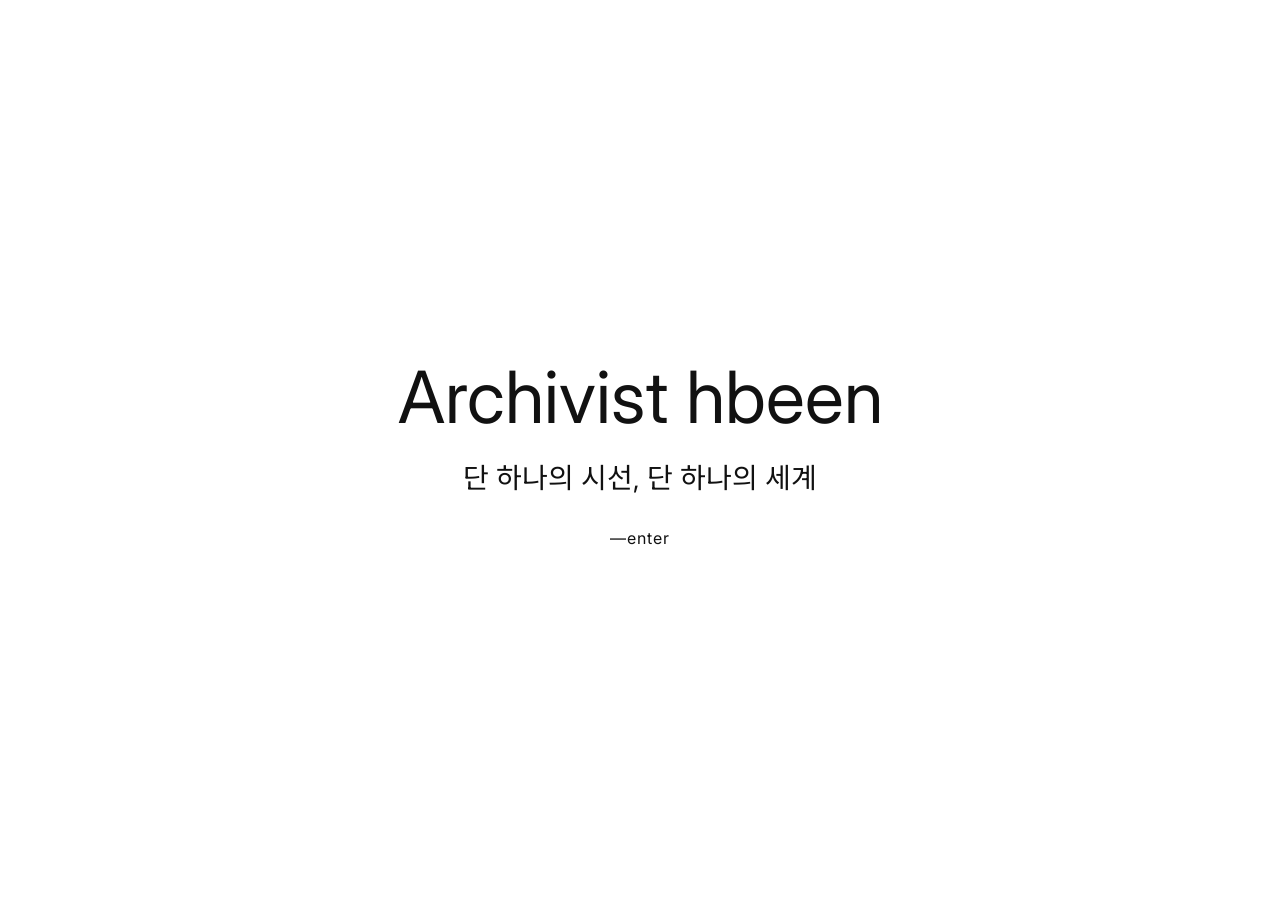
<file: index.html>
<!DOCTYPE html>
<html lang="ko">
    <head>
     <meta charset="UTF-8">
     <title>Archivist hbeen</title>
     <link rel="preconnect" href="https://fonts.googleapis.com">
     <link rel="preconnect" href="https://fonts.gstatic.com" crossorigin>
     <link href="https://fonts.googleapis.com/css2?family=Inter:wght@300;400;500&family=Noto+Sans+KR:wght@300;400;500&display=swap" rel="stylesheet">
     <link rel="stylesheet" href="intro.css">
    </head>
    <body>

        <a class="intro-wrap" href="main.html">
            <h1 class="intro-title">Archivist hbeen</h1>
            <p class="intro-sub">단 하나의 시선, 단 하나의 세계</p>
            <span class="intro-enter">―enter</span>
        </a>
    </body>
</html>
</file>
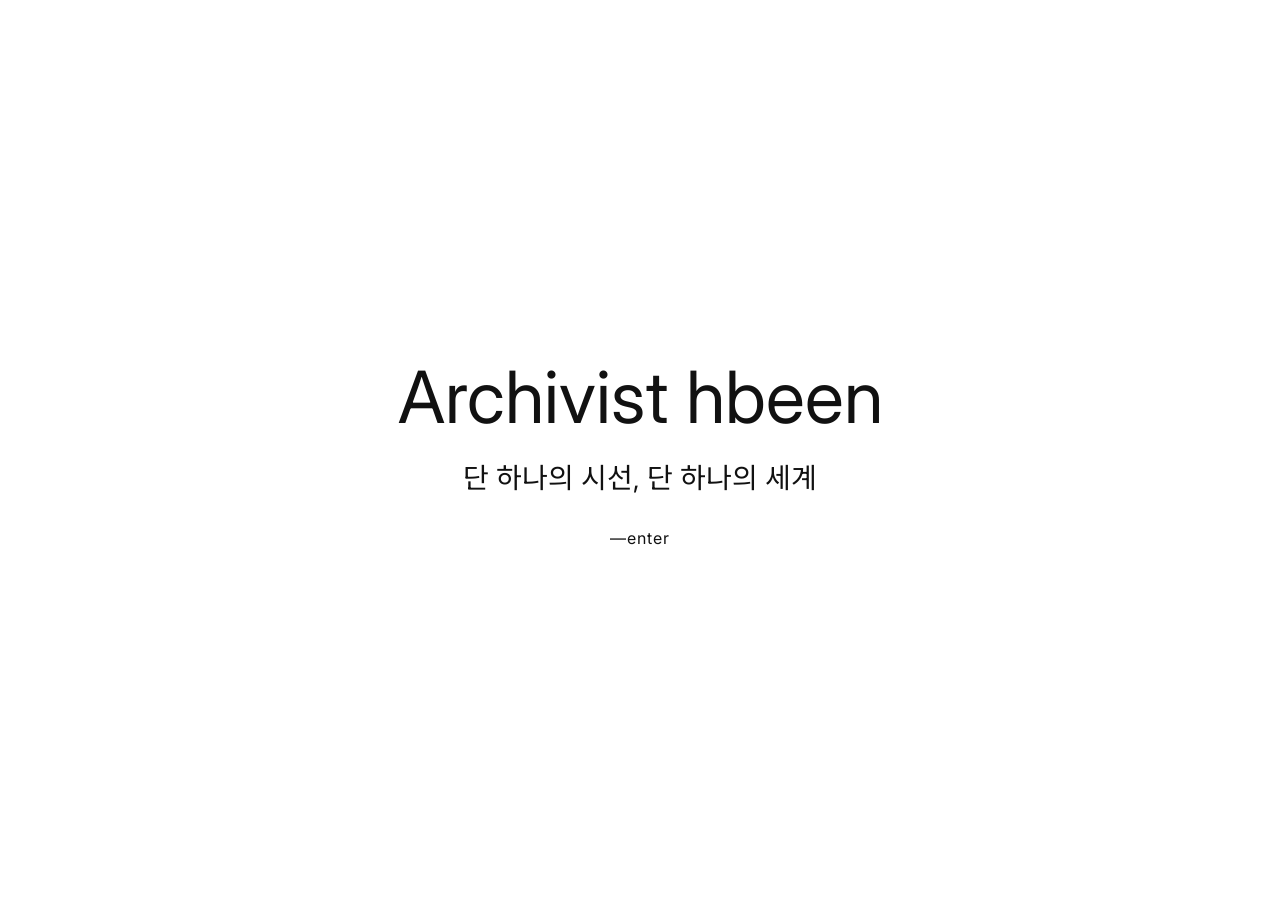
<file: intro.html>
<!DOCTYPE html>
<html lang="ko">
    <head>
     <meta charset="UTF-8">
     <title>Archivist hbeen</title>
     <link rel="preconnect" href="https://fonts.googleapis.com">
     <link rel="preconnect" href="https://fonts.gstatic.com" crossorigin>
     <link href="https://fonts.googleapis.com/css2?family=Inter:wght@300;400;500&family=Noto+Sans+KR:wght@300;400;500&display=swap" rel="stylesheet">
     <link rel="stylesheet" href="intro.css">
    </head>
    <body>

        <a class="intro-wrap" href="index.html">
            <h1 class="intro-title">Archivist hbeen</h1>
            <p class="intro-sub">단 하나의 시선, 단 하나의 세계</p>
            <span class="intro-enter">―enter</span>
        </a>
    </body>
</html>
</file>
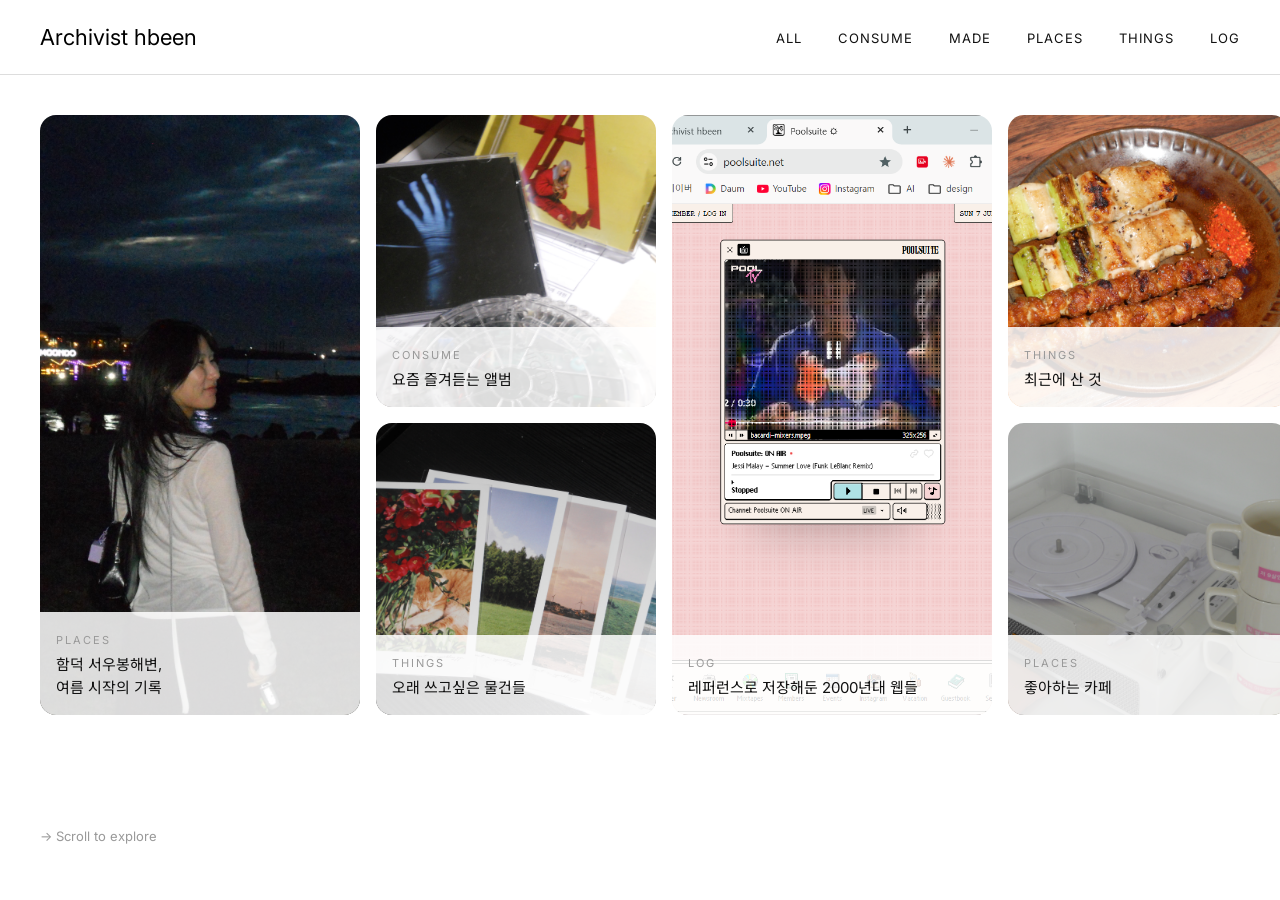
<file: main.html>
<!DOCTYPE html>
<html lang="ko">
<head>
  <meta charset="UTF-8">
  <title>Archivist hbeen</title>
  <link rel="preconnect" href="https://fonts.googleapis.com">
  <link rel="preconnect" href="https://fonts.gstatic.com" crossorigin>
  <link href="https://fonts.googleapis.com/css2?family=Inter:wght@300;400;500&family=Noto+Sans+KR:wght@300;400;500&display=swap" rel="stylesheet">
  <link rel="stylesheet" href="style.css">
</head>
<body>

  <header>
    <h1 class="logo">Archivist hbeen</h1>
    <nav>
      <a href="#" data-category="all">ALL</a>
      <a href="#" data-category="CONSUME">CONSUME</a>
      <a href="#" data-category="MADE">MADE</a>
      <a href="#" data-category="PLACES">PLACES</a>
      <a href="#" data-category="THINGS">THINGS</a>
      <a href="#" data-category="LOG">LOG</a>
    </nav>
  </header>

  <div class="card-area">

    <div class="card card-big card-1">
      <div class="card-info-overlay">
        <span class="tag">PLACES</span>
        <p class="title">함덕 서우봉해변,<br>여름 시작의 기록</p>
      </div>
    </div>

    <div class="card-column">
      <div class="card card-small card-2">
        <div class="card-info-overlay">
          <span class="tag">CONSUME</span>
          <p class="title">요즘 즐겨듣는 앨범</p>
        </div>
      </div>
      <div class="card card-small card-3">
        <div class="card-info-overlay">
          <span class="tag">THINGS</span>
          <p class="title">오래 쓰고싶은 물건들</p>
        </div>
      </div>
    </div>

    <div class="card card-big card-4">
      <div class="card-info-overlay">
        <span class="tag">LOG</span>
        <p class="title">레퍼런스로 저장해둔 2000년대 웹들</p>
      </div>
    </div>

    <div class="card-column">
      <div class="card card-small card-5">
        <div class="card-info-overlay">
          <span class="tag">THINGS</span>
          <p class="title">최근에 산 것</p>
        </div>
      </div>
      <div class="card card-small card-6">
        <div class="card-info-overlay">
          <span class="tag">PLACES</span>
          <p class="title">좋아하는 카페</p>
        </div>
      </div>
    </div>

    <div class="card card-big card-7">
      <div class="card-info-overlay">
        <span class="tag">LOG</span>
        <p class="title">길에서 마주친 능소화</p>
      </div>
    </div>

    <div class="card card-big card-8">
      <div class="card-info-overlay">
        <span class="tag">LOG</span>
        <p class="title">늦은 밤의 낮달맞이꽃</p>
      </div>
    </div>

  </div>

  <p class="scroll-hint">→ Scroll to explore</p>

  <script src="main.js"></script>
</body>
</html>
</file>
<file: intro.css>
body {
    margin: 0;
    background-color: #ffffff;
    font-family: 'Inter', 'Noto Sans KR', sans-serif;
}

.intro-wrap {
    height: 100vh;
    display: flex;
    flex-direction: column;
    justify-content: center;
    align-items: center;
    text-align: center;
    text-decoration: none;
    color: inherit;
}

.intro-title {
    font-size: 72px;
    font-weight: 400;
    margin: 0 0 16px;
    color: #111;
}

.intro-sub {
    font-size: 28px;
    font-weight: 400;
    margin: 0 0 32px;
    color: #111;
}

.intro-enter {
    font-size: 16px;
    color: #111;
    text-decoration: none;
    letter-spacing: 1px;
}

.intro-enter:hover {
    opacity: 0.5;
}
</file>
<file: style.css>
body {
  margin: 0;
  background-color: #ffffff;
  font-family: 'Inter', 'Noto Sans KR', sans-serif;
}

header {
  display: flex;
  justify-content: space-between;
  align-items: center;
  padding: 24px 40px;
  border-bottom: 1px solid #ddd;
}

.logo {
  font-size: 22px;
  font-weight: 400;
  margin: 0;
}

nav a {
  margin-left: 32px;
  font-size: 13px;
  text-decoration: none;
  color: #111;
  letter-spacing: 1px;
}

.card-area {
  display: flex;
  padding: 40px 40px 20px;
  gap: 16px;
  overflow-x: auto;
  height: 680px;
  align-items: flex-start;
}

.card-big {
  width: 320px;
  height: 600px;
  flex-shrink: 0;
  border-radius: 16px;
  background-color: #e0e0e0;
  position: relative;
  overflow: hidden;
}

.card-column {
  display: flex;
  flex-direction: column;
  gap: 16px;
  flex-shrink: 0;
}

.card-small {
  width: 280px;
  height: 292px;
  border-radius: 16px;
  background-color: #e0e0e0;
  position: relative;
  overflow: hidden;
}

.card-info-overlay {
  position: absolute;
  bottom: 0;
  left: 0;
  right: 0;
  padding: 16px;
  background-color: rgba(255, 255, 255, 0.85);
}

.tag {
  font-size: 11px;
  color: #999;
  letter-spacing: 2px;
}

.title {
  font-size: 15px;
  margin: 6px 0 0;
  color: #111;
  line-height: 1.5;
}

.scroll-hint {
  padding: 0 40px 24px;
  font-size: 13px;
  color: #999;
}

.card-1 {
  background-image: url('images/서우봉1.JPG');
  background-size: cover;
  background-position: center;
  background-color: transparent;
}

.card-2 {
  background-image: url(images/쏜애플.JPG);
  background-size: cover;
  background-position: center;
  background-color: transparent;
}

.card-3 {
  background-image: url(images/엽서.JPG);
  background-size: cover;
  background-position: center;
  background-color: transparent;
}

.card-4 {
  background-image: url(images/screenshot.png);
  background-size: cover;
  background-position: center;
  background-color: transparent;
}

.card-5 {
  background-image: url(images/야키토리.JPG);
  background-size: cover;
  background-position: center;
  background-color: transparent;
}

.card-6 {
  background-image: url(images/토마틀.JPG);
  background-size: cover;
  background-position: center;
  background-color: transparent;
}

.card-7 {
  background-image: url('images/flower1.JPG');
  background-size: cover;
  background-position: center;
}

.card-8 {
  background-image: url('images/flower2.JPG');
  background-size: cover;
  background-position: center;
}
</file>
